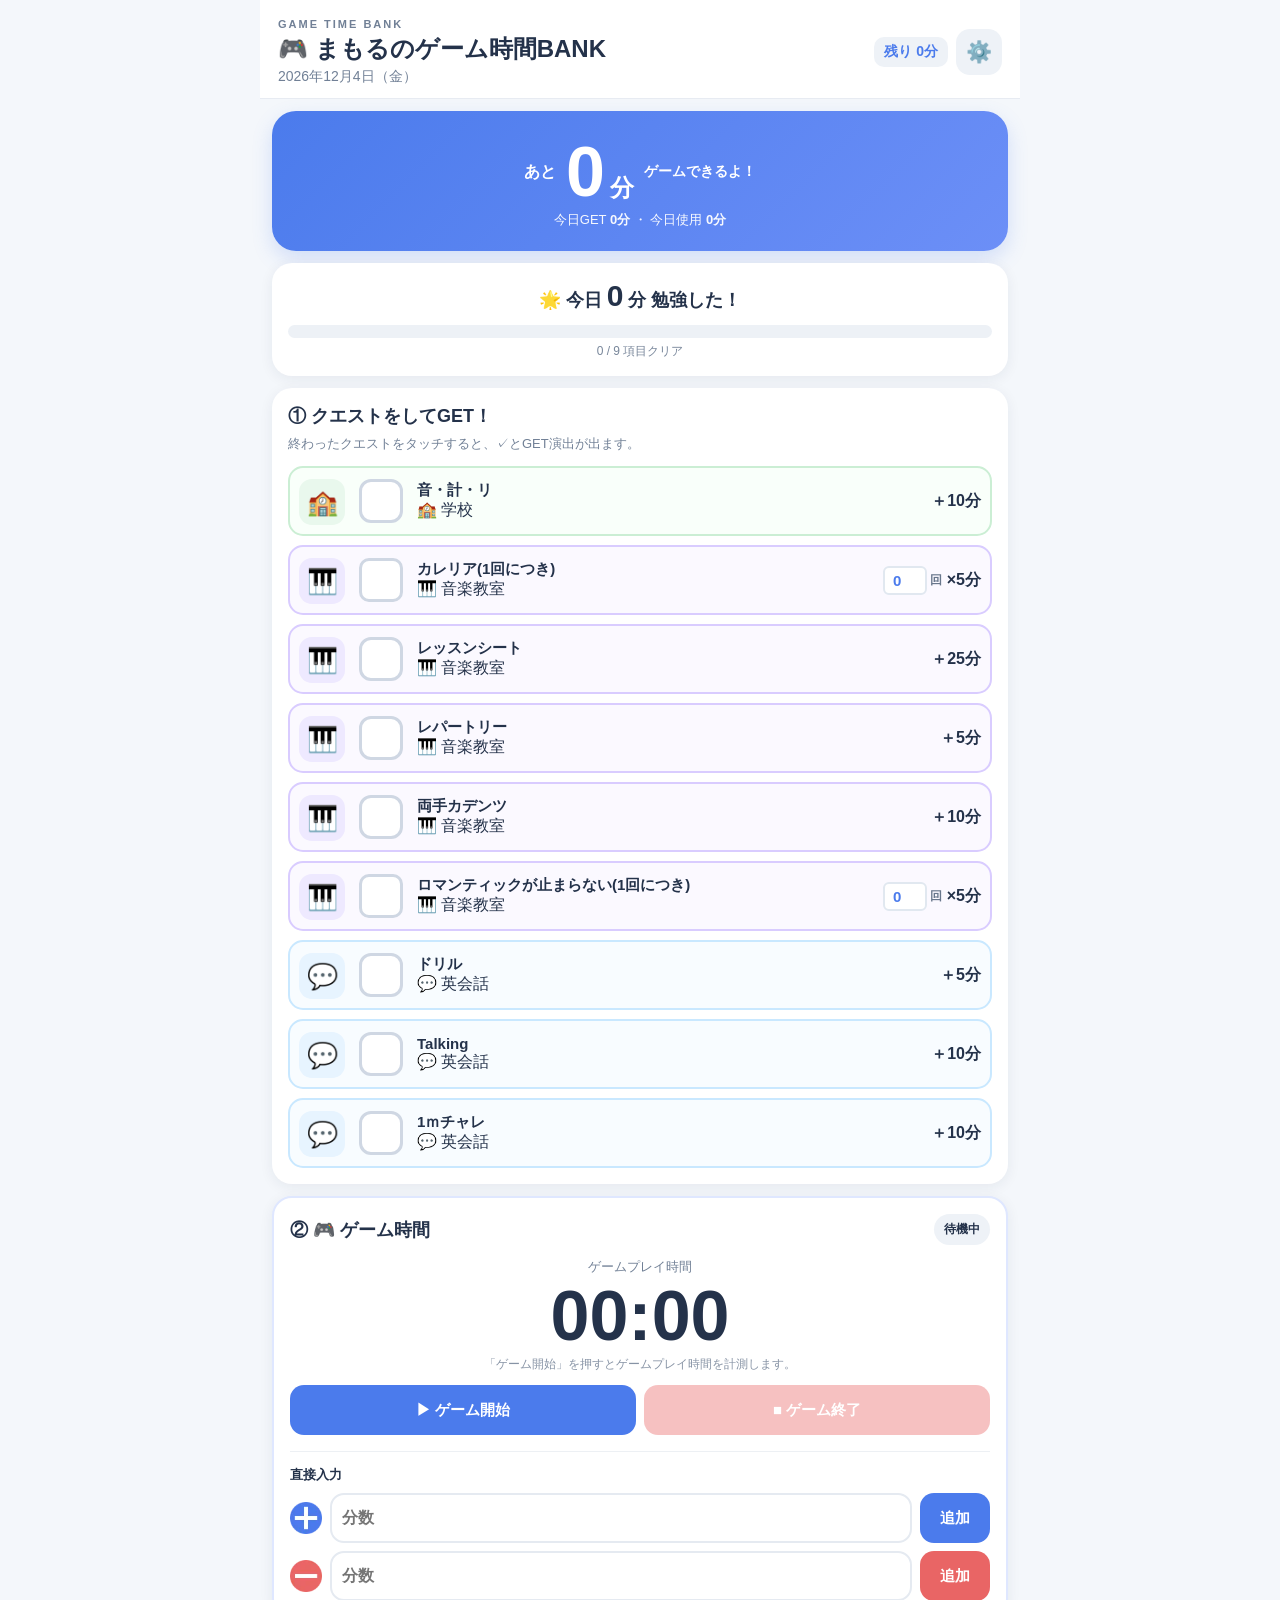
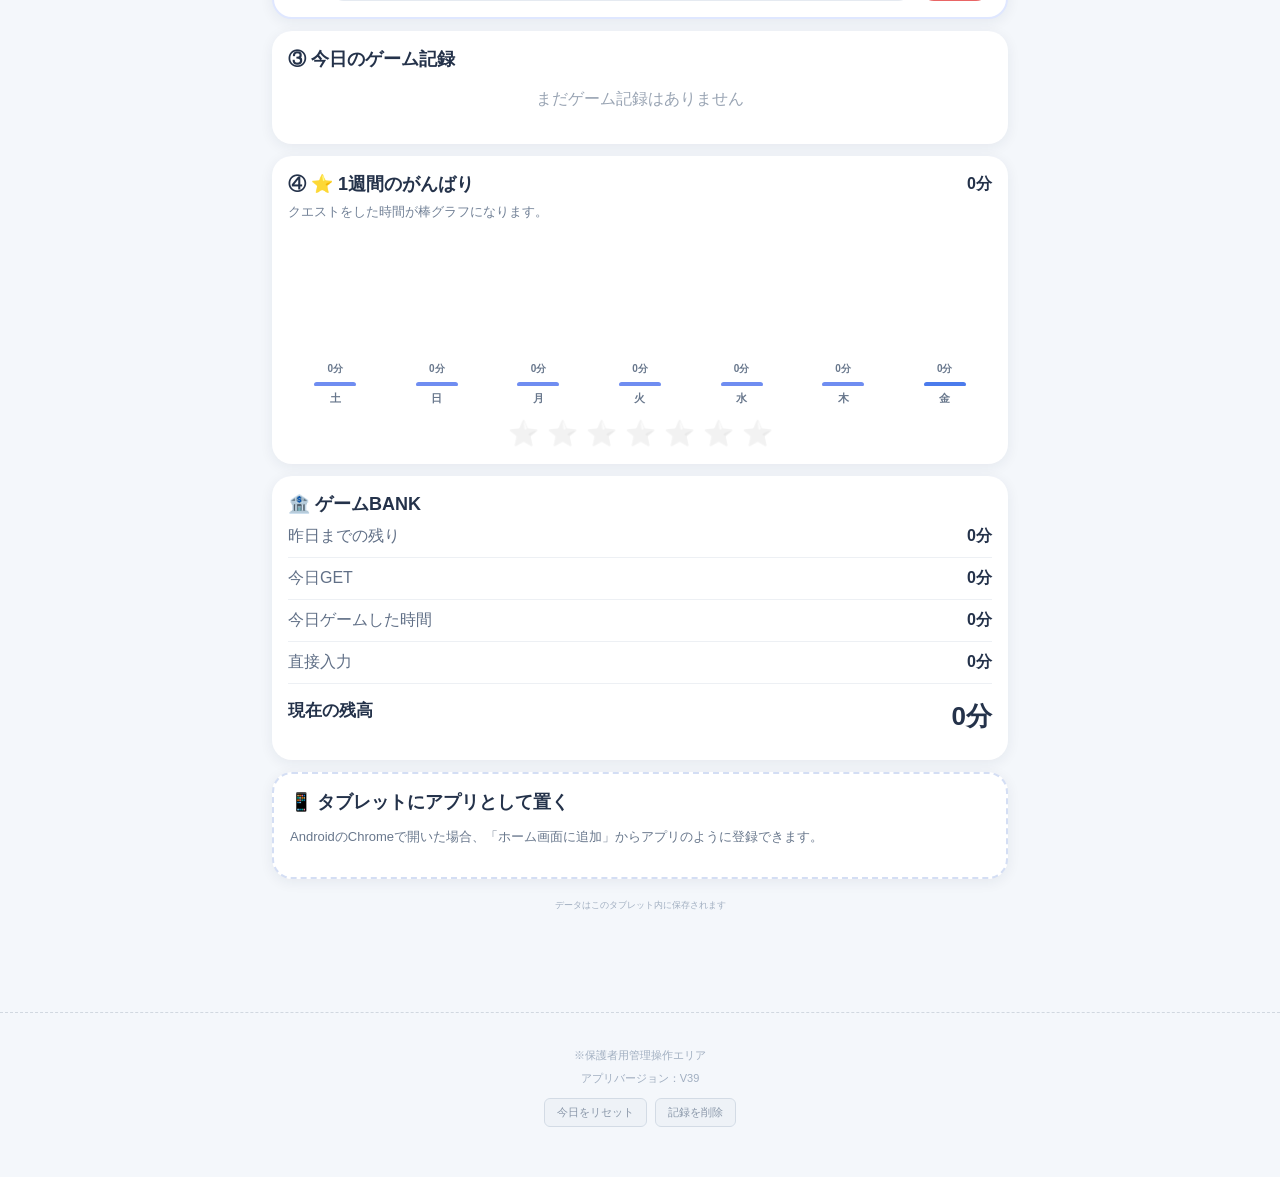
<file: index.html>
<!doctype html>
<html lang="ja">
<head>
<meta charset="utf-8">
<meta name="viewport" content="width=device-width,initial-scale=1,viewport-fit=cover,user-scalable=no">
<meta name="theme-color" content="#4b7bec">
<meta name="mobile-web-app-capable" content="yes">
<meta name="apple-mobile-web-app-capable" content="yes">
<meta name="apple-mobile-web-app-status-bar-style" content="default">
<link rel="manifest" href="manifest.webmanifest">
<link rel="icon" href="icons/icon-192.png">
<link rel="stylesheet" href="style.css">
<title>ゲーム時間BANK</title>
</head>
<body>
<div class="app">
<header class="topbar">
  <div>
    <div class="eyebrow">GAME TIME BANK</div>
    <h1>🎮 まもるのゲーム時間BANK</h1>
    <div id="todayLabel" class="date"></div>
  </div>
  <div style="display:flex; align-items:center; gap:8px;">
    <div id="stickyTimer" style="font-weight:900; color:#4b7bec; font-size:14px; background:#eef2f7; padding:6px 10px; border-radius:10px; display:none;">残り 0分</div>
    <button class="icon-btn" id="settingsBtn" aria-label="設定">⚙️</button>
  </div>
</header>

  <main>
    <section class="balance-card">
      <div class="balance-main-line">
        <span class="balance-prefix">あと</span>
        <div class="balance-number-wrap">
          <div class="balance" id="balance">0</div>
          <span class="balance-unit">分</span>
        </div>
        <span id="remainMessage" class="balance-message">ゲームできるよ！</span>
      </div>
      <div class="balance-sub">今日GET <b id="todayEarned">0分</b> ・ 今日使用 <b id="todayUsed">0分</b></div>
    </section>

    <section class="card achievement-card">
      <div class="achievement-main">🌟 今日 <strong id="studyTotal">0</strong> 分 勉強した！</div>
      <div class="progress"><div id="studyProgress"></div></div>
      <div class="progress-caption"><span id="taskDoneCount">0</span> / <span id="taskTotalCount">0</span> 項目クリア</div>
    </section>

    <section class="card">
      <div class="section-head">
        <h2>① クエストをしてGET！</h2>
        <button class="small-btn" id="resetTodayBtn">今日をリセット</button>
      </div>
      <p class="hint">終わったクエストをタッチすると、✓とGET演出が出ます。</p>
      <div id="taskList" class="task-list"></div>
    </section>

    <section class="card game-card">
      <div class="section-head">
        <h2>② 🎮 ゲーム時間</h2>
        <span class="status-pill" id="timerStatus">待機中</span>
      </div>
      <div class="countdown-label">ゲームプレイ時間</div>
      <div class="timer" id="timer">00:00</div>
      <div class="timer-note" id="timerNote">「ゲーム開始」を押すとカウントダウンします</div>
      <div class="timer-actions">
        <button class="big-btn primary" id="startBtn">▶ ゲーム開始</button>
        <button class="big-btn danger" id="finishBtn" disabled>■ ゲーム終了</button>
      </div>
      <div class="quick-use">
        <div class="quick-title">直接入力</div>
        
        <div class="direct-input-area" style="display: flex; gap: 8px; align-items: center; margin-bottom: 8px;">
          <img src="image/+.webp" alt="" style="width: 32px; height: 32px; object-fit: contain;">
          <input type="number" inputmode="numeric" id="directTimeAddInput" class="big-input" placeholder="分数" min="1" style="flex: 1; min-width: 0; padding: 10px;">
          <button class="big-btn primary" id="applyDirectAddBtn" style="width: auto; padding: 0 20px; white-space: nowrap;">追加</button>
        </div>
        
        <div class="direct-input-area" style="display: flex; gap: 8px; align-items: center;">
          <img src="image/-.webp" alt="" style="width: 32px; height: 32px; object-fit: contain;">
          <input type="number" inputmode="numeric" id="directTimeSubInput" class="big-input" placeholder="分数" min="1" style="flex: 1; min-width: 0; padding: 10px;">
          <button class="big-btn danger" id="applyDirectSubBtn" style="width: auto; padding: 0 20px; white-space: nowrap;">追加</button>
        </div>
        
      </div>
    </section>

    <section class="card">
      <div class="section-head">
        <h2>③ 今日のゲーム記録</h2>
        <button class="small-btn" id="clearLogsBtn">記録を削除</button>
      </div>
      <div id="logs" class="logs"></div>
    </section>

    <section class="card week-card">
      <div class="section-head">
        <h2>④ ⭐ 1週間のがんばり</h2>
        <span class="week-total" id="weekTotal">0分</span>
      </div>
      <p class="hint">クエストをした時間が棒グラフになります。</p>
      <div id="weekChart" class="week-chart"></div>
      <div class="star-row" id="starRow"></div>
    </section>

    <section class="card summary-card">
      <h2>🏦 ゲームBANK</h2>
      <div class="summary-row"><span>昨日までの残り</span><b id="carry">0分</b></div>
      <div class="summary-row"><span>今日GET</span><b id="sumEarn">＋0分</b></div>
      <div class="summary-row"><span>今日ゲームした時間</span><b id="sumPlay">−0分</b></div>
      <div class="summary-row"><span>直接入力</span><b id="sumDirect">0分</b></div>
      <div class="summary-total"><span>現在の残高</span><strong id="summaryBalance">0分</strong></div>
    </section>

    <section class="card install-card" id="installCard">
      <h2>📱 タブレットにアプリとして置く</h2>
      <p id="installText">AndroidのChromeで開いた場合、「ホーム画面に追加」からアプリのように登録できます。</p>
      <button class="big-btn primary" id="installBtn" hidden>＋ ホーム画面に追加</button>
    </section>
  </main>
  
  <div style="font-size: 9px; text-align: center; color: #a0aec0; margin: 20px auto; width: 100%;">
    データはこのタブレット内に保存されます
  </div>
</div>

<div class="toast" id="toast"></div>

<div class="modal" id="settingsModal" aria-hidden="true">
  <div class="modal-box">
    <div class="modal-head"><h2>⚙️ 保護者設定</h2><button id="closeSettings" class="icon-btn">✕</button></div>
    
    <p class="hint">クエスト名・種類・獲得時間を変更できます。☰を上下にスワイプして並び順を変更できます。</p>
    
    <div class="setting-row" style="font-size:12px; font-weight:bold; color:#68778c; text-align:center; border-bottom:2px solid #e2e8f0; padding-bottom:6px; margin-bottom:10px;">
      <div></div>
      <div>種類</div>
      <div>クエスト名</div>
      <div>時間</div>
      <div>回数枠</div>
      <div></div>
    </div>
    
    <div id="settingsTasks"></div>
    <button class="big-btn primary" id="addTaskBtn" style="margin-bottom: 20px;">＋ クエストを追加</button>

    <div class="category-manager">
      <h3>🏷️ 種類の編集</h3>
      <p class="hint">種類名とアイコンを変更できます。アイコンをタッチして変更、✕で削除できます。</p>
      <div id="categorySettings"></div>
      <button class="big-btn" id="addCategoryBtn" style="margin-top:10px; background:#fff; border:2px solid #e2e8f0; color:#3d4e67;">＋ 種類を追加</button>
    </div>

    <div class="report-section">
      <h3>📊 月間レポート</h3>
      <p class="hint">月ごとのクエストクリア時間（種類別）を確認できます。</p>
      <div id="monthlyReport"></div>
    </div>

    <div class="sound-section" style="margin:18px 0;padding:14px;background:#f7f9fc;border-radius:14px">
      <h3 style="margin:0 0 8px;font-size:17px">🎵 音声・効果音設定</h3>
      <label style="display:block; margin-bottom:12px; font-size:15px; cursor:pointer;">
        <input type="checkbox" id="soundSeCheck" style="transform:scale(1.3); margin-right:8px;">効果音（SE）を鳴らす
      </label>
      <label style="display:block; font-size:15px; cursor:pointer;">
        <input type="checkbox" id="soundVoiceCheck" style="transform:scale(1.3); margin-right:8px;">音声（ボイス）を鳴らす
      </label>
    </div>

    <div class="password-section">
      <h3>🔒 パスワード設定</h3>
      <p class="hint">この設定画面を開くためのパスワードを変更・無効化できます。</p>
      
      <label style="display:block; margin-bottom:12px; font-size:15px; font-weight:bold; cursor:pointer;">
        <input type="checkbox" id="requirePasswordCheck" style="transform:scale(1.3); margin-right:8px;">パスワードを要求する
      </label>
      
      <div class="password-row" style="display: flex; gap: 8px; align-items: center;">
        <input type="text" id="parentPassword" placeholder="新しいパスワード（例：1234）" style="flex: 1; min-width: 0;">
        <button class="big-btn primary" id="savePasswordBtn" style="width: auto; padding: 0 20px; white-space: nowrap;">変更</button>
      </div>
    </div>

    <button class="big-btn primary" id="saveSettings" style="width:100%; margin-top:30px; font-size:16px;">保存して閉じる</button>
    <button class="big-btn primary" id="forceUpdateBtn" style="width:100%; margin-top:12px; background:#fff; border:2px solid #e2e8f0; color:#4b7bec;">🔄 アプリを最新版に更新</button>

    <div style="text-align:center; margin-top:30px;">
      <button id="factoryReset" style="background:none; border:none; color:#cbd5e0; font-size:12px; text-decoration:underline; cursor:pointer;">全データ初期化</button>
    </div>
  </div>
</div>

<script src="app.js"></script>
<script>
let deferredInstallPrompt=null;
window.addEventListener("beforeinstallprompt",e=>{e.preventDefault();deferredInstallPrompt=e;document.getElementById("installBtn").hidden=false});
document.getElementById("installBtn").onclick=async()=>{
 if(!deferredInstallPrompt)return;
 deferredInstallPrompt.prompt();
 await deferredInstallPrompt.userChoice;
 deferredInstallPrompt=null;
 document.getElementById("installBtn").hidden=true;
};
</script>
</body>
</html>
</file>
<file: style.css>
*{box-sizing:border-box}html,body{margin:0;padding:0;background:#f4f7fb;color:#24324a;font-family:-apple-system,BlinkMacSystemFont,"Segoe UI","Noto Sans JP",sans-serif;touch-action:manipulation}body{min-height:100vh}.app{max-width:760px;margin:auto;padding-bottom:30px}.topbar{display:flex;justify-content:space-between;align-items:center;padding:18px 18px 12px;background:#fff;border-bottom:1px solid #e7ebf2;position:sticky;top:0;z-index:3}.eyebrow{font-size:11px;letter-spacing:2px;color:#718096;font-weight:800}h1{font-size:24px;margin:3px 0}.date{font-size:14px;color:#718096}.icon-btn{border:0;background:#eef2f7;border-radius:14px;width:46px;height:46px;font-size:21px;cursor:pointer}.card{background:#fff;margin:12px;border-radius:20px;padding:16px;box-shadow:0 3px 14px #20304012}.balance-card{margin:12px;padding:22px;border-radius:24px;background:linear-gradient(135deg,#4b7bec,#6c8ff7);color:#fff;text-align:center;box-shadow:0 8px 20px #4b7bec35}.balance-title{font-size:14px;font-weight:800;opacity:.95}.balance{font-size:70px;line-height:1.02;font-weight:900;margin:5px 0}.balance span{font-size:25px;margin-left:3px}.balance-sub{font-size:13px;opacity:.95}.achievement-card{text-align:center}.achievement-main{font-size:18px;font-weight:800}.achievement-main strong{font-size:30px}.progress{height:13px;background:#edf1f6;border-radius:99px;overflow:hidden;margin:12px 0 5px}.progress>div{height:100%;width:0;background:#58b87b;border-radius:99px;transition:width .5s}.progress-caption{font-size:12px;color:#78869a}.section-head{display:flex;justify-content:space-between;align-items:center;gap:10px}h2{font-size:18px;margin:0}.hint{font-size:13px;color:#718096;margin:7px 0 13px}.small-btn{border:0;background:#eef2f7;color:#506176;border-radius:10px;padding:8px 10px;font-size:12px;font-weight:700}.task-list{display:grid;gap:9px}.task{display:grid;grid-template-columns:50px 48px 1fr auto;align-items:center;gap:10px;border:2px solid #e8edf4;border-radius:15px;padding:9px;cursor:pointer;user-select:none;min-height:65px;transition:.15s}.task:active{transform:scale(.98)}.task.done{border-color:#65b889;background:#f0fbf5}.check{width:44px;height:44px;border-radius:12px;border:3px solid #cfd7e3;display:flex;align-items:center;justify-content:center;font-size:25px;background:#fff}.task.done .check{border-color:#43a96f;background:#43a96f;color:#fff}.task.done .check{animation:pop .35s ease}.task-name{font-size:15px;font-weight:800}.task-cat{font-size:11px;color:#8793a5;margin-top:2px}.points{font-size:16px;font-weight:900;white-space:nowrap}.game-card{border:2px solid #dfe7ff}.status-pill{font-size:12px;background:#eef2f7;border-radius:20px;padding:7px 10px;font-weight:800}.countdown-label{text-align:center;font-size:13px;color:#718096;margin-top:13px}.timer{text-align:center;font-variant-numeric:tabular-nums;font-size:70px;font-weight:900;margin:0}.timer.running{animation:pulse 1.8s infinite}.timer-note{text-align:center;font-size:12px;color:#8793a5;margin-bottom:12px}.timer-actions{display:grid;grid-template-columns:1fr 1fr;gap:8px}.big-btn{min-height:50px;border:0;border-radius:14px;background:#edf1f6;color:#34435a;font-size:15px;font-weight:900;padding:10px;cursor:pointer;width:100%}.big-btn:disabled{opacity:.4}.big-btn:active,.quick-grid button:active{transform:scale(.97)}.primary{background:#4b7bec;color:#fff}.warning{background:#f5c451;color:#473900}.danger{background:#e96565;color:#fff}.quick-use{margin-top:16px;padding-top:14px;border-top:1px solid #edf0f4}.quick-title{font-size:13px;font-weight:800;margin-bottom:9px}.quick-grid{display:grid;grid-template-columns:repeat(3,1fr);gap:7px}.quick-grid button{min-height:48px;border:2px solid #e5eaf1;background:#fff;border-radius:12px;font-size:15px;font-weight:900;color:#3d4e67}.logs{display:grid;gap:7px}.log{display:grid;grid-template-columns:1fr auto auto;gap:8px;align-items:center;border-bottom:1px solid #edf0f4;padding:8px 0}.log:last-child{border-bottom:0}.log-time{font-size:13px;font-weight:800}.log-kind{font-size:11px;color:#8b97a8}.log-use{font-weight:900}.log-remain{font-size:12px;color:#64748b}.empty{text-align:center;color:#9aa5b4;padding:18px 0}.week-total{font-size:16px;font-weight:900}.week-chart{display:grid;grid-template-columns:repeat(7,1fr);gap:7px;align-items:end;height:180px;padding:8px 0}.bar-wrap{height:160px;display:flex;flex-direction:column;align-items:center;justify-content:end;gap:5px}.bar-value{font-size:10px;font-weight:800;color:#68778c;height:15px}.bar{width:70%;max-width:42px;min-height:4px;border-radius:9px 9px 4px 4px;background:#6f8df1;transition:height .5s}.bar.today{background:#4b7bec}.bar-label{font-size:11px;color:#68778c;font-weight:800}.star-row{display:flex;justify-content:center;gap:8px;flex-wrap:wrap;margin-top:5px}.star{font-size:25px;filter:grayscale(1);opacity:.28}.star.on{filter:none;opacity:1;animation:pop .35s ease}.summary-row,.summary-total{display:flex;justify-content:space-between;padding:10px 0}.summary-row{border-bottom:1px solid #edf0f4;color:#617087}.summary-total{font-size:17px;font-weight:900;padding-top:15px}.summary-total strong{font-size:26px}.install-card{border:2px dashed #d4def4}.install-card p{font-size:13px;color:#68778c;line-height:1.6}.toast{position:fixed;left:50%;bottom:28px;transform:translate(-50%,30px) scale(.95);background:#26364f;color:#fff;padding:13px 20px;border-radius:999px;font-weight:900;opacity:0;pointer-events:none;z-index:30;transition:.25s;white-space:nowrap;box-shadow:0 8px 25px #0003}.toast.show{opacity:1;transform:translate(-50%,0) scale(1)}.modal{display:none;position:fixed;inset:0;background:#17203380;z-index:10;padding:12px;overflow:auto}.modal.show{display:block}.modal-box{max-width:700px;margin:20px auto;background:#fff;border-radius:22px;padding:16px}.modal-head{display:flex;justify-content:space-between;align-items:center}.setting-row{display:grid;grid-template-columns:1fr 110px 42px;gap:7px;align-items:center;margin:8px 0}.setting-row input{width:100%;padding:11px;border:2px solid #e2e8f0;border-radius:10px;font-size:14px}.remove-task{border:0;background:#fee2e2;color:#b91c1c;border-radius:10px;height:42px}.settings-actions{display:grid;grid-template-columns:1fr 1fr;gap:8px;margin-top:10px}@keyframes pop{0%{transform:scale(.7);opacity:.5}70%{transform:scale(1.15)}100%{transform:scale(1)}}@keyframes pulse{50%{transform:scale(1.025)}}@media(max-width:500px){.app{width:100%}.balance{font-size:58px}.task{grid-template-columns:46px 44px 1fr auto}.timer{font-size:58px}.setting-row{display:grid;grid-template-columns:34px 150px minmax(120px,1fr) 90px 42px!important;gap:8px;align-items:center}}

.task{position:relative}.task-icon{width:46px;height:46px;border-radius:13px;display:flex;align-items:center;justify-content:center;font-size:25px}.task-cat.music{background:#eee9ff}.task-cat.english{background:#e7f4ff}.task-cat.study{background:#e9f8ed}.task-cat.other{background:#fff3df}.task.cat-music{border-color:#d9ccff;background:#fbf9ff}.task.cat-english{border-color:#c9e8ff;background:#f8fcff}.task.cat-study{border-color:#cbeed4;background:#f9fffa}.task.cat-other{border-color:#f5dfbd;background:#fffdf8}.setting-row{display:grid;grid-template-columns:34px 150px minmax(120px,1fr) 90px 42px!important;gap:8px;align-items:center}.drag-handle{font-size:21px;color:#8a97a9;text-align:center;cursor:grab;user-select:none}.icon-select{width:48px;height:42px;border:2px solid #e2e8f0;border-radius:10px;background:#fff;font-size:22px;text-align:center}.category-select{width:100%;padding:10px;border:2px solid #e2e8f0;border-radius:10px;background:#fff;font-size:13px}.icon-picker[hidden]{display:none!important}.icon-picker{display:flex;gap:7px;flex-wrap:wrap;margin:5px 0 10px;padding:8px;background:#f7f9fc;border-radius:12px}.icon-choice{width:43px;height:43px;border:2px solid #e2e8f0;background:#fff;border-radius:11px;font-size:21px}.icon-choice.selected{border-color:#4b7bec;background:#eef3ff}.setting-row.dragging{opacity:.5}@media(max-width:520px){.setting-row{grid-template-columns:28px 110px minmax(90px,1fr) 70px 38px!important}.category-select{font-size:11px}.setting-row input{font-size:13px}}

.category-manager{margin:18px 0;padding:14px;background:#f7f9fc;border-radius:14px}
.category-manager h3{margin:0 0 4px;font-size:17px}
.category-edit-row{display:grid;grid-template-columns:46px 1fr 42px;gap:8px;align-items:center;margin:8px 0}
.category-icon-btn{border:0;background:#eef2f7;border-radius:10px;height:42px;font-size:20px;cursor:pointer;padding:0;}
.category-edit-row input{width:100%;padding:10px;border:2px solid #e2e8f0;border-radius:10px;font-size:15px;box-sizing:border-box}
.remove-cat{border:0;background:#fee2e2;color:#b91c1c;border-radius:10px;height:42px;cursor:pointer;padding:0;}

.drag-handle{touch-action:none;-webkit-user-select:none;user-select:none;cursor:grab;padding:8px;border-radius:10px}
.drag-handle:active{background:#eef2f7;cursor:grabbing}
.setting-row.dragging{opacity:.55;transform:scale(1.01);box-shadow:0 8px 20px #20304020}
#settingsTasks{touch-action:auto}

.drag-handle{touch-action:none;-webkit-touch-callout:none;-webkit-user-select:none;user-select:none;cursor:grab;padding:10px;min-width:38px;min-height:38px;border-radius:10px}
.drag-handle:active{background:#eef2f7;cursor:grabbing}
.setting-row.touch-grabbed{opacity:.6;transform:scale(1.02);box-shadow:0 10px 24px #20304030;position:relative;z-index:5}
@media (pointer:coarse){.setting-row{touch-action:pan-y}.drag-handle{touch-action:none}}
.setting-row{user-select:none;-webkit-user-select:none}
.setting-row[draggable="true"]{draggable:false}

.report-section, .password-section{margin:18px 0;padding:14px;background:#f7f9fc;border-radius:14px}
.report-section h3, .password-section h3{margin:0 0 4px;font-size:17px}
.report-table{width:100%;border-collapse:collapse;margin-top:10px;font-size:14px}
.report-table th, .report-table td{border:1px solid #e2e8f0;padding:10px;text-align:left;background:#fff;vertical-align:top}
.report-table th{background:#eef2f7;font-weight:800;white-space:nowrap}
.password-row{display:flex;gap:10px;margin-top:8px}
.password-row input{width:100%;padding:11px;border:2px solid #e2e8f0;border-radius:10px;font-size:15px}

.direct-input-area { display: flex; gap: 8px; margin-top: 8px; }
.big-input { flex-grow: 1; min-height: 50px; border: 2px solid #e5eaf1; border-radius: 14px; font-size: 16px; font-weight: 900; padding: 10px 15px; color: #34435a; background: #fff; width: 100%; box-sizing: border-box; }
.big-input:focus { outline: none; border-color: #4b7bec; background: #f4f9ff; }

/* --- キャラクター出現エフェクト用CSS --- */
.character-effect-container {
  position: fixed;
  top: 0; left: 0; right: 0; bottom: 0;
  display: flex;
  align-items: center;
  justify-content: center;
  z-index: 9999;
  cursor: pointer; /* タップできることが分かるようにする */
}
.character-effect-image {
  max-width: 80%;
  max-height: 80%;
  animation: bounceIn 0.6s cubic-bezier(0.175, 0.885, 0.32, 1.275) forwards;
  filter: drop-shadow(0 0 20px rgba(255, 215, 0, 0.8));
}
.sparkle {
  position: absolute;
  font-size: 40px;
  opacity: 0;
  animation: twinkle 1s ease-in-out infinite alternate;
}
.character-effect-container.fade-out {
  animation: fadeOut 0.5s forwards;
}

@keyframes bounceIn {
  0% { transform: scale(0); opacity: 0; }
  50% { transform: scale(1.1); }
  100% { transform: scale(1); opacity: 1; }
}
@keyframes twinkle {
  0% { transform: scale(0) rotate(0deg); opacity: 0; }
  50% { opacity: 1; }
  100% { transform: scale(1.5) rotate(180deg); opacity: 0; }
}
@keyframes fadeOut {
  to { opacity: 0; transform: scale(1.1); }
}

/* V35: 保護者設定をモーダル内だけでスクロール */
html, body { overscroll-behavior: none; }
body.settings-open { overflow: hidden; position: fixed; width: 100%; }
.modal { overflow: hidden; overscroll-behavior: contain; }
.modal-box { max-height: calc(100dvh - 40px); overflow-y: auto; overscroll-behavior: contain; -webkit-overflow-scrolling: touch; }

/* V35: 完了時は緑背景＋白いチェックだけを表示 */
.task.done .check {
  border: 0;
  background: #43a96f;
  color: transparent;
  font-size: 0;
  position: relative;
}
.task.done .check::after {
  content: "✓";
  color: #fff;
  font-size: 27px;
  font-weight: 900;
  line-height: 1;
}


/* V36: 「あと 80 分 ゲームできるよ！」を1行で分かりやすく表示 */
.balance-card{display:flex;flex-direction:column;align-items:center;}
.balance-main-line{display:flex;align-items:center;justify-content:center;gap:10px;width:100%;min-height:78px;}
.balance-prefix{font-size:16px;font-weight:900;white-space:nowrap;}
.balance-number-wrap{display:flex;align-items:baseline;gap:5px;white-space:nowrap;}
.balance-number-wrap .balance{font-size:70px;line-height:1;font-weight:900;margin:0;}
.balance-unit{font-size:24px;font-weight:900;white-space:nowrap;}
.balance-message{font-size:14px;font-weight:900;white-space:nowrap;}
@media(max-width:520px){
  .balance-main-line{gap:7px;min-height:68px;}
  .balance-prefix{font-size:14px;}
  .balance-number-wrap .balance{font-size:58px;}
  .balance-unit{font-size:21px;}
  .balance-message{font-size:12px;}
}


/* 保護者設定を開いている間は背景ページを固定し、設定ウィンドウだけをスクロール */
html.settings-open, body.settings-open{
  overflow:hidden !important;
  height:100%;
  overscroll-behavior:none;
}
.modal{
  overflow:hidden !important;
  overscroll-behavior:none;
  touch-action:none;
}
.modal-box{
  max-height:calc(100dvh - 40px);
  overflow-y:auto !important;
  overflow-x:hidden;
  overscroll-behavior:contain;
  -webkit-overflow-scrolling:touch;
  touch-action:pan-y;
}

/* V38: 保護者設定を開いている間は背面（メイン画面）をスクロールさせない */
body.settings-open {
  overflow: hidden !important;
  overscroll-behavior: none !important;
  width: 100% !important;
}
#settingsModal {
  overscroll-behavior: contain;
  touch-action: pan-y;
}
#settingsModal .modal-box {
  max-height: calc(100vh - 40px);
  overflow-y: auto;
  -webkit-overflow-scrolling: touch;
  overscroll-behavior: contain;
}
</file>
